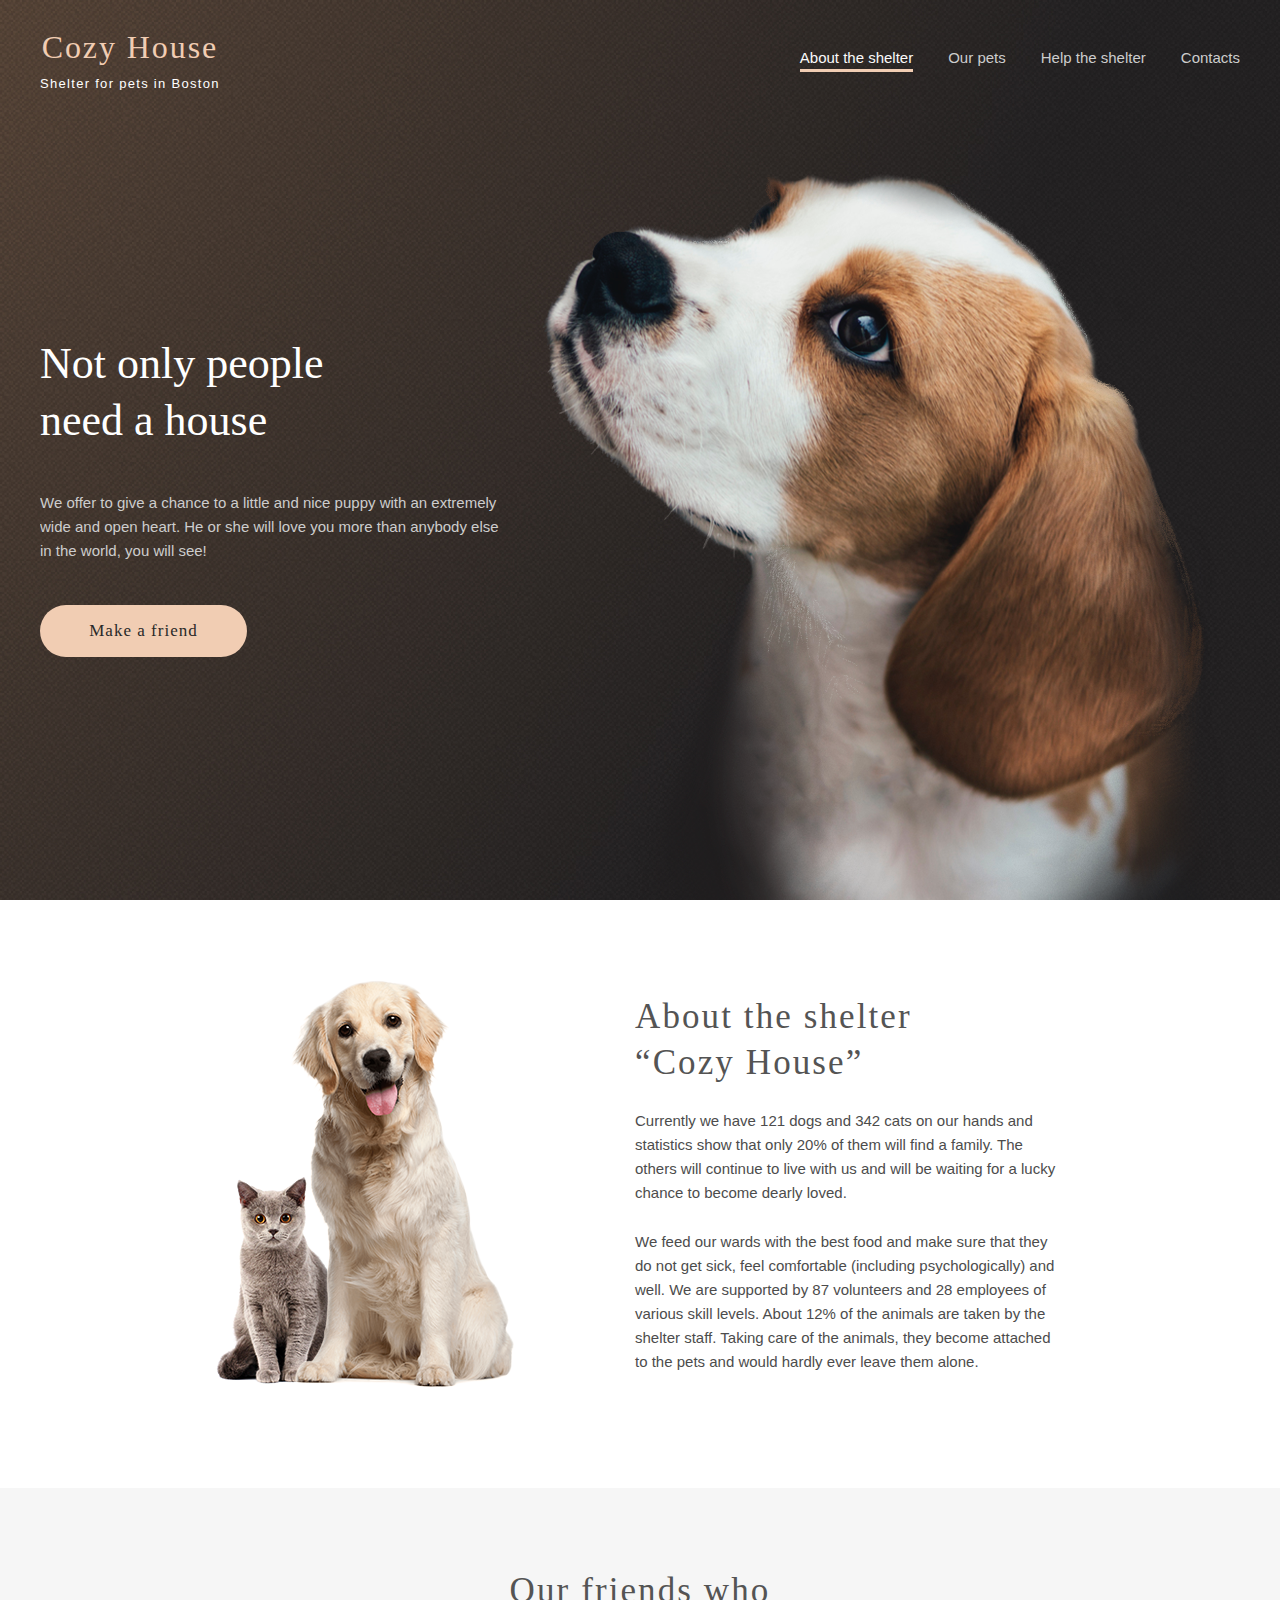
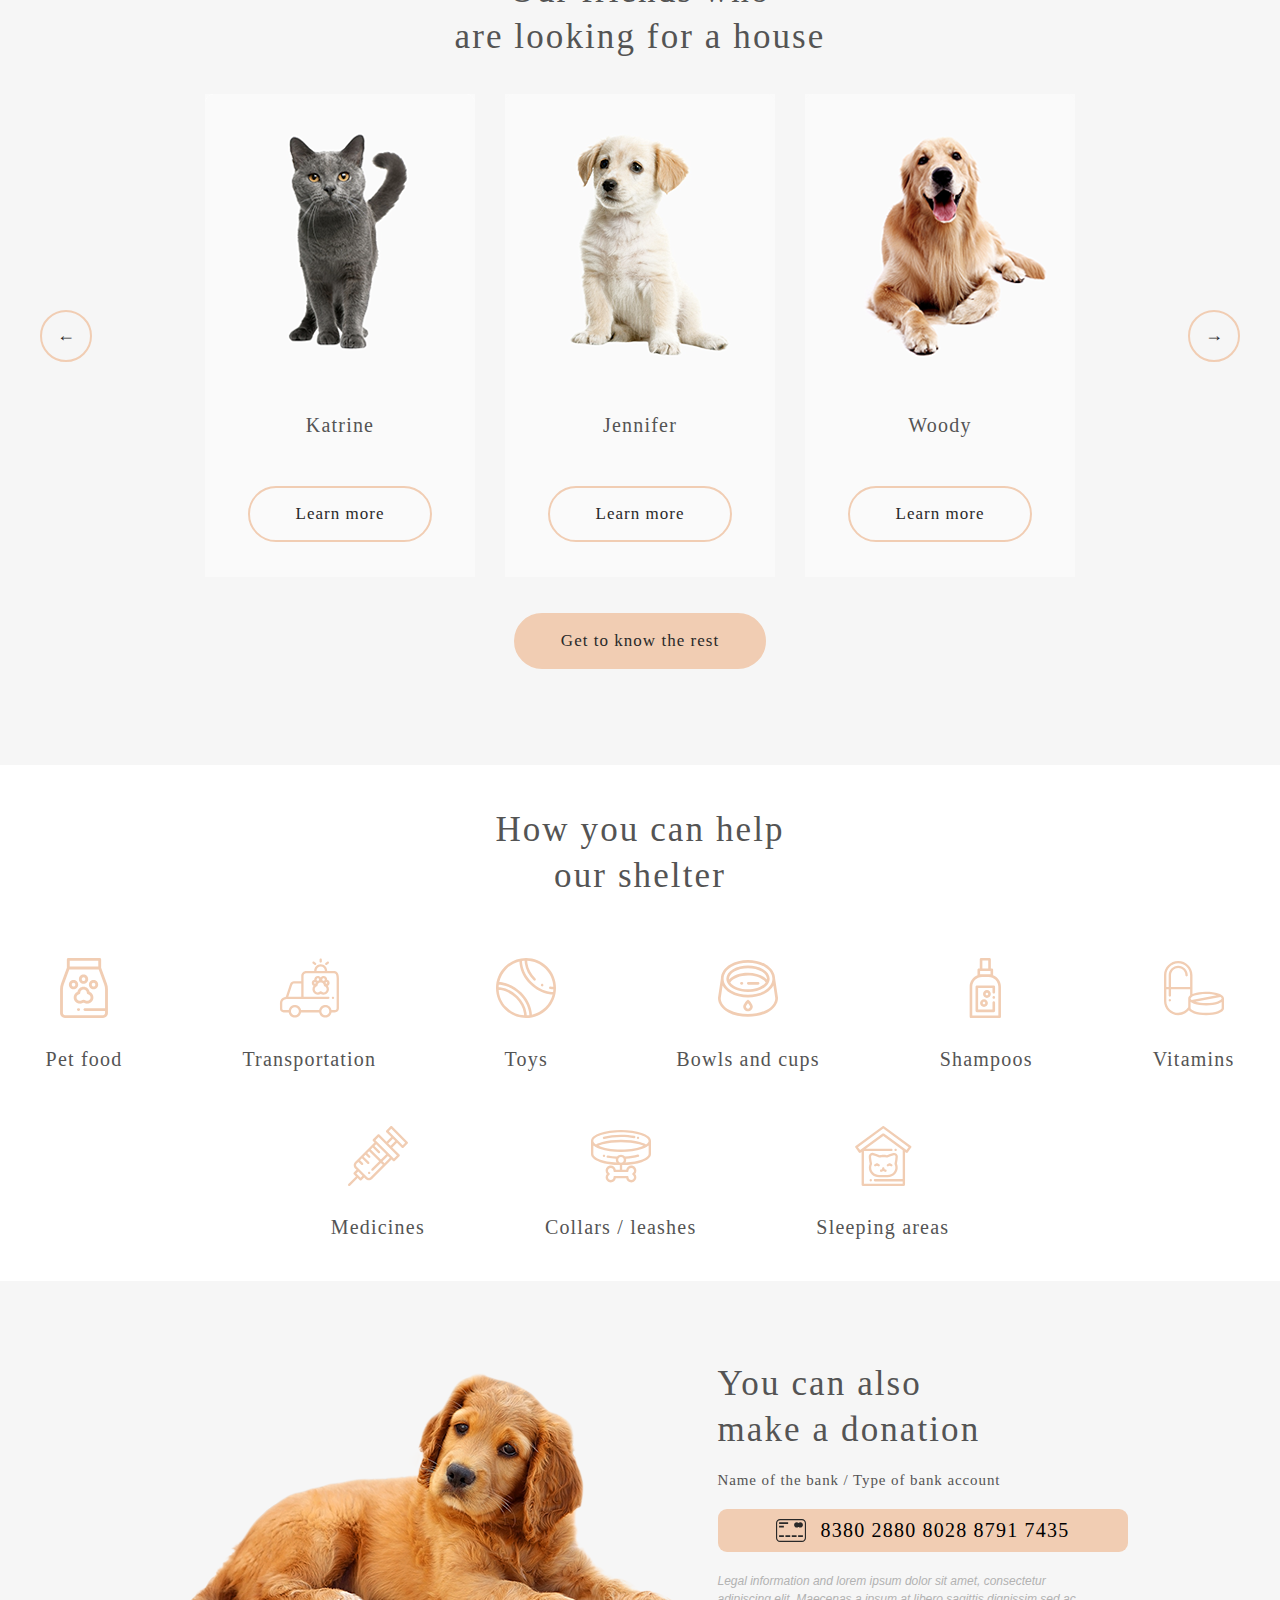
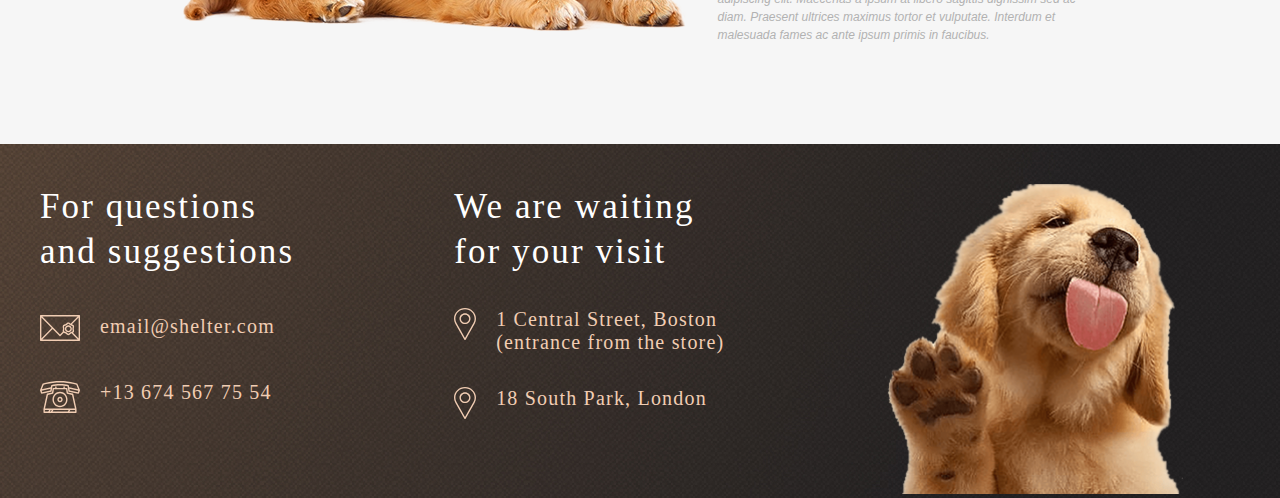
<file: index.html>
<!DOCTYPE html>
<html lang="en">
  <head>
    <meta charset="UTF-8" />
    <meta name="viewport" content="width=device-width, initial-scale=1.0" />
    <link rel="stylesheet" href="style/footer.css" />
    <link rel="stylesheet" href="style/main.css" />
    <link rel="stylesheet" href="style/header.css" />
    <link rel="stylesheet" href="style/style.css" />
    <title>Document</title>
  </head>
  <body>
    <header class="container">
      <div class="logo">
        <h1>Cozy House</h1>
        <p class="logo_subtitle">Shelter for pets in Boston</p>
      </div>

      <nav>
        <ul class="nav">
          <li class="nav-menu_1">About the shelter</li>
          <a href="ourPets.html"><li class="nav-menu">Our pets</li></a>
          <li class="nav-menu">Help the shelter</li>
          <li class="nav-menu">Contacts</li>
        </ul>

        <div class="burger-menu">
          <div class="bar"></div>
          <div class="bar"></div>
          <div class="bar"></div>
        </div>
      </nav>
    </header>

    <div class="section-wrapper">
      <section class="start-screen container">
        <div class="start-screen-content">
          <h2>Not only people need a house</h2>
          <p>
            We offer to give a chance to a little and nice puppy with an
            extremely wide and open heart. He or she will love you more than
            anybody else in the world, you will see!
          </p>
          <button>Make a friend</button>
        </div>
        <img src="assets/start-screen-puppy.png" alt="puppy.png" />
      </section>
    </div>

    <main>
      <div class="about">
        <img src="assets/about-pets.png" alt="about-pets.png" />
        <div class="about-content">
          <h3>About the shelter “Cozy House”</h3>
          <p class="about-content_p1">
            Currently we have 121 dogs and 342 cats on our hands and statistics
            show that only 20% of them will find a family. The others will
            continue to live with us and will be waiting for a lucky chance to
            become dearly loved.
          </p>
          <p class="about-content_p2">
            We feed our wards with the best food and make sure that they do not
            get sick, feel comfortable (including psychologically) and well. We
            are supported by 87 volunteers and 28 employees of various skill
            levels. About 12% of the animals are taken by the shelter staff.
            Taking care of the animals, they become attached to the pets and
            would hardly ever leave them alone.
          </p>
        </div>
      </div>

      <section class="pets">
        <div class="pets-content container">
          <h3>
            Our friends who <br />
            are looking for a house
          </h3>
          <div class="slider">
            <button class="left-arrow">&larr;</button>

            <div class="slider-track">
              <div class="card_1">
                <img src="assets/pets-katrine.png" alt="Katrine.png" />
                <p class="card-text">Katrine</p>
                <button class="card-button">Learn more</button>
              </div>

              <div class="card_2">
                <img src="assets/pets-jennifer.png" alt="Jennifer.png" />
                <p class="card-text">Jennifer</p>
                <button class="card-button">Learn more</button>
              </div>

              <div class="card_3">
                <img src="assets/pets-woody.png" alt="Woody" />
                <p class="card-text">Woody</p>
                <button class="card-button">Learn more</button>
              </div>
            </div>

            <button class="right-arrow">&rarr;</button>

            <div class="buttons_390px">
              <button class="left-arrow_390px">&larr;</button>
              <button class="right-arrow_390px">&rarr;</button>
            </div>
          </div>
          <button class="gettoknow">Get to know the rest</button>
        </div>
      </section>

      <section class="help">
        <div class="help-content container">
          <h3>
            How you can help <br />
            our shelter
          </h3>

          <ul class="help-list">
            <li class="help-item">
              <img src="assets/icons/icon-pet-food.svg" alt="" />
              <p>Pet food</p>
            </li>
            <li class="help-item">
              <img src="assets/icons/icon-transportation.svg" alt="" />
              <p>Transportation</p>
            </li>
            <li class="help-item">
              <img src="assets/icons/icon-toys.svg" alt="" />
              <p>Toys</p>
            </li>
            <li class="help-item">
              <img src="assets/icons/icon-bowls-and-cups.svg" alt="" />
              <p>Bowls and cups</p>
            </li>
            <li class="help-item">
              <img src="assets/icons/icon-shampoos.svg" alt="" />
              <p>Shampoos</p>
            </li>
            <li class="help-item">
              <img src="assets/icons/icon-vitamins.svg" alt="" />
              <p>Vitamins</p>
            </li>
            <li class="help-item">
              <img src="assets/icons/icon-medicines.svg" alt="" />
              <p>Medicines</p>
            </li>
            <li class="help-item">
              <img src="assets/icons/icon-collars-leashes.svg" alt="" />
              <p>Collars / leashes</p>
            </li>
            <li class="help-item">
              <img src="assets/icons/icon-sleeping-area.svg" alt="" />
              <p>Sleeping areas</p>
            </li>
          </ul>
        </div>
      </section>

      <section class="donation">
        <div class="donation-container container">
          <img
            class="donation-dog"
            src="assets/donation-dog.png"
            alt="donation-dog.png"
          />
          <div class="donation-content">
            <h3>You can also <br />make a donation</h3>
            <h5>Name of the bank / Type of bank account</h5>
            <div class="credit-card">
              <img src="assets/icons/credit-card.svg" alt="" />
              <p class="credit-card-number">8380 2880 8028 8791 7435</p>
            </div>
            <p class="legal-information">
              Legal information and lorem ipsum dolor sit amet, consectetur
              adipiscing elit. Maecenas a ipsum at libero sagittis dignissim sed
              ac diam. Praesent ultrices maximus tortor et vulputate. Interdum
              et malesuada fames ac ante ipsum primis in faucibus.
            </p>
          </div>
        </div>
      </section>
    </main>

    <footer>
      <section class="footer container">
        <div class="footer-info">
          <section class="contacts">
            <h3>
              For questions <br />
              and suggestions
            </h3>
            <div class="email">
              <img src="assets/icons/mail.svg" alt="" />
              <p>email@shelter.com</p>
            </div>

            <div class="phone">
              <img src="assets/icons/icon-phone.svg" alt="" />
              <p>+13 674 567 75 54</p>
            </div>
          </section>

          <section class="address">
            <h3>
              We are waiting <br />
              for your visit
            </h3>
            <div class="street_1">
              <img class="pin" src="assets/icons/pin.svg" alt="" />
              <p>
                1 Central Street, Boston <br />
                (entrance from the store)
              </p>
            </div>

            <div class="street_2">
              <img class="pin" src="assets/icons/pin.svg" alt="" />
              <p>18 South Park, London</p>
            </div>
          </section>
        </div>

        <div class="footer-puppy">
          <img src="assets/footer-puppy.png" alt="puppy.png" />
        </div>
      </section>
    </footer>
  </body>
</html>
</file>
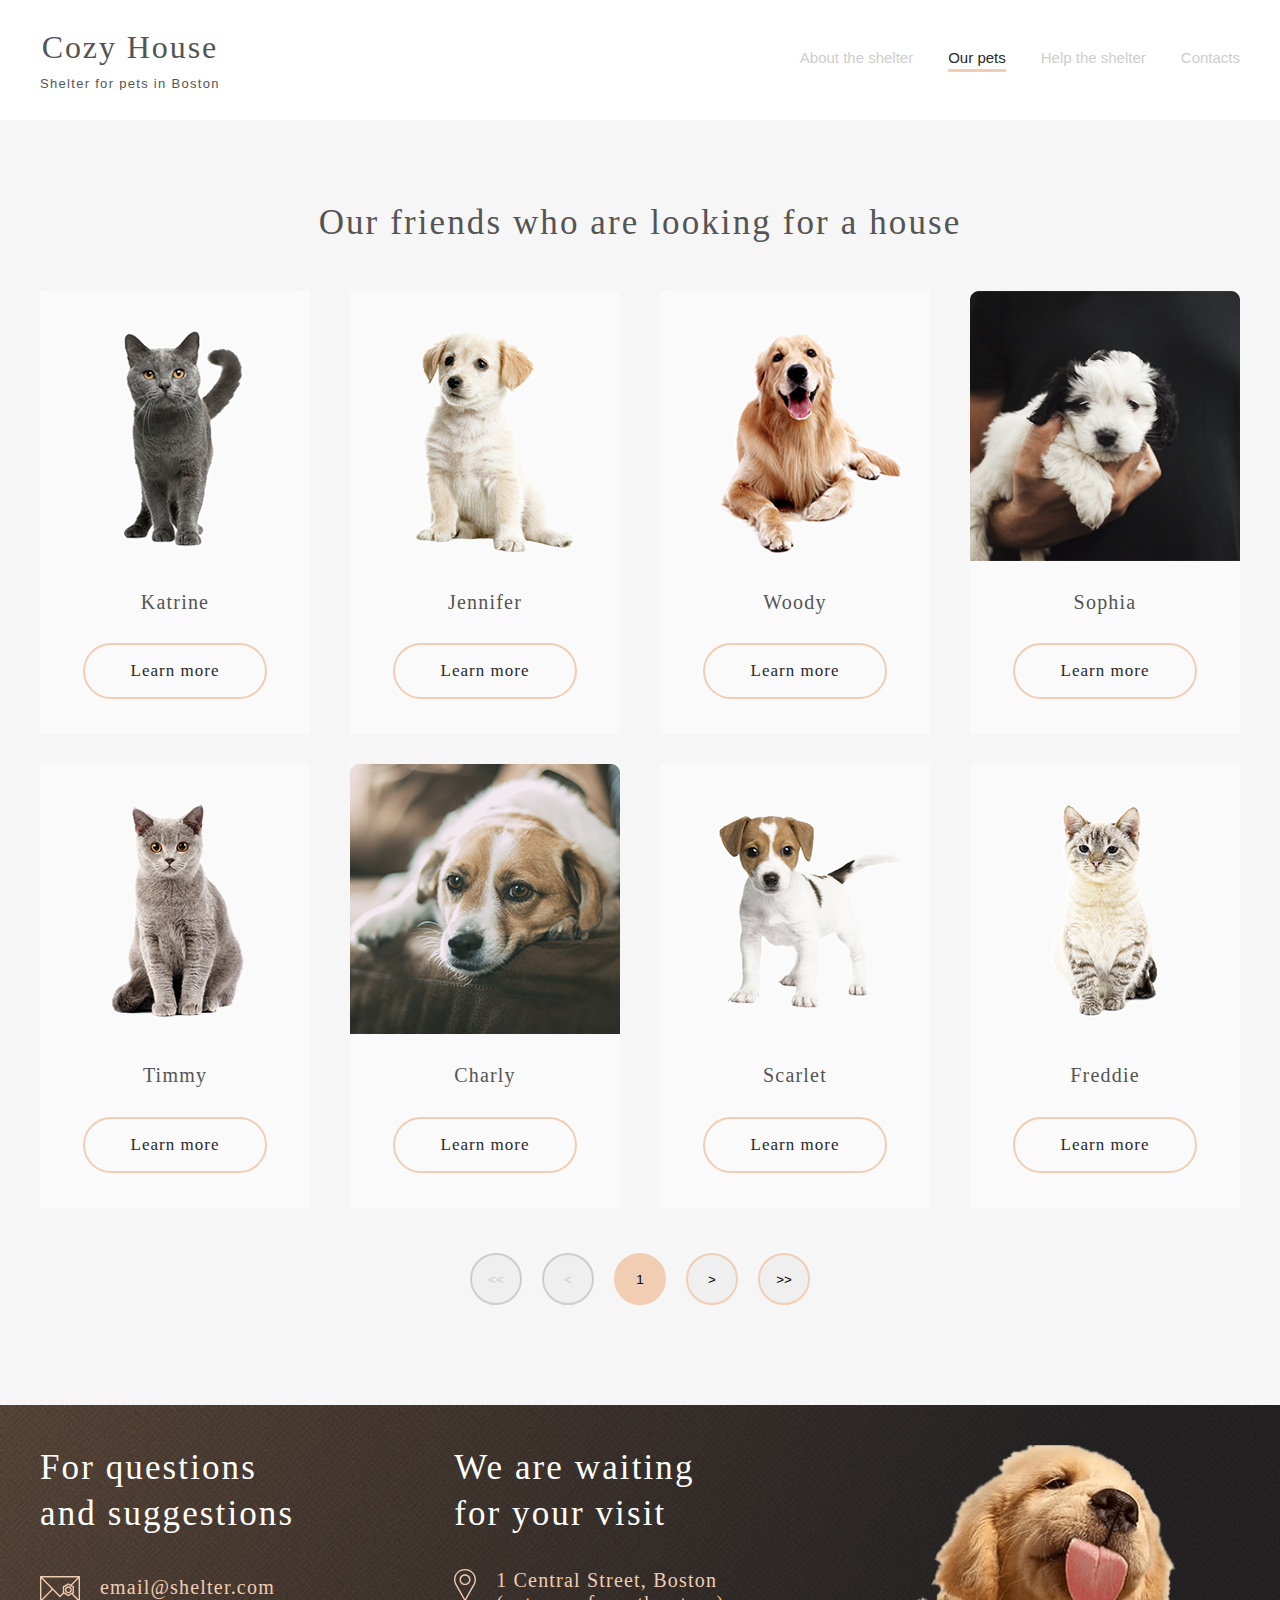
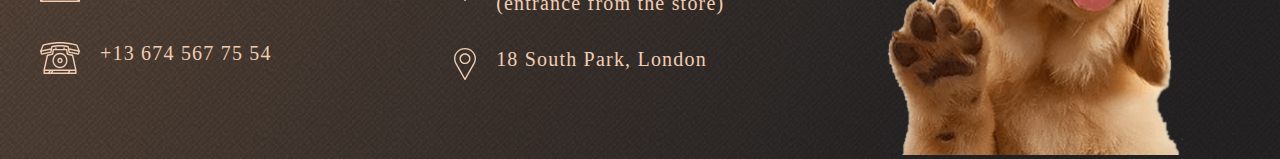
<file: ourPets.html>
<!DOCTYPE html>
<html lang="en">
  <head>
    <meta charset="UTF-8" />
    <meta name="viewport" content="width=device-width, initial-scale=1.0" />
    <link rel="stylesheet" href="style/style.css" />
    <link rel="stylesheet" href="style/footer.css" />
    <link rel="stylesheet" href="style/headerOurPets.css" />
    <link rel="stylesheet" href="style/mainOurPets.css" />
    <title>Document</title>
  </head>
  <body>
    <header class="container">
      <div class="logo">
        <h1>Cozy House</h1>
        <p class="logo_subtitle">Shelter for pets in Boston</p>
      </div>

      <nav>
        <ul class="nav">
          <a href="index.html"><li class="nav-menu">About the shelter</li></a>
          <li class="nav-menu_2">Our pets</li>
          <li class="nav-menu">Help the shelter</li>
          <li class="nav-menu">Contacts</li>
        </ul>

        <div class="burger-menu">
          <div class="bar"></div>
          <div class="bar"></div>
          <div class="bar"></div>
        </div>
      </nav>
    </header>

    <main>
      <div class="pets-content container">
        <h3>Our friends who are looking for a house</h3>
        <section class="cards-container">
          <div class="card_1">
            <img src="assets/pets-katrine.png" alt="Katrine.png" />
            <p class="card-text">Katrine</p>
            <button class="card-button">Learn more</button>
          </div>

          <div class="card_2">
            <img src="assets/pets-jennifer.png" alt="Jennifer.png" />
            <p class="card-text">Jennifer</p>
            <button class="card-button">Learn more</button>
          </div>

          <div class="card_3">
            <img src="assets/pets-woody.png" alt="Woody" />
            <p class="card-text">Woody</p>
            <button class="card-button">Learn more</button>
          </div>

          <div class="card_4">
            <img src="assets/pets-sophia.png" alt="Sophia.png" />
            <p class="card-text">Sophia</p>
            <button class="card-button">Learn more</button>
          </div>

          <div class="card_5">
            <img src="assets/pets-timmy.png" alt="Timmy.png" />
            <p class="card-text">Timmy</p>
            <button class="card-button">Learn more</button>
          </div>

          <div class="card_6">
            <img src="assets/pets-charly.png" alt="Charly.png" />
            <p class="card-text">Charly</p>
            <button class="card-button">Learn more</button>
          </div>

          <div class="card_7">
            <img src="assets/pets-scarlet.png" alt="Scarlet.png" />
            <p class="card-text">Scarlet</p>
            <button class="card-button">Learn more</button>
          </div>

          <div class="card_8">
            <img src="assets/pets-freddie.png" alt="Freddie.png" />
            <p class="card-text">Freddie</p>
            <button class="card-button">Learn more</button>
          </div>
        </section>

        <div class="navigation">
          <button class="paginator_inactive"><<</button>
          <button class="paginator_inactive"><</button>
          <button class="paginator_active">1</button>
          <button class="paginator">></button>
          <button class="paginator">>></button>
        </div>
      </div>
    </main>

    <footer>
      <section class="footer container">
        <div class="footer-info">
          <section class="contacts">
            <h3>
              For questions <br />
              and suggestions
            </h3>
            <div class="email">
              <img src="assets/icons/mail.svg" alt="" />
              <p>email@shelter.com</p>
            </div>

            <div class="phone">
              <img src="assets/icons/icon-phone.svg" alt="" />
              <p>+13 674 567 75 54</p>
            </div>
          </section>

          <section class="address">
            <h3>
              We are waiting <br />
              for your visit
            </h3>
            <div class="street_1">
              <img class="pin" src="assets/icons/pin.svg" alt="" />
              <p>
                1 Central Street, Boston <br />
                (entrance from the store)
              </p>
            </div>

            <div class="street_2">
              <img class="pin" src="assets/icons/pin.svg" alt="" />
              <p>18 South Park, London</p>
            </div>
          </section>
        </div>

        <div class="footer-puppy">
          <img src="assets/footer-puppy.png" alt="puppy.png" />
        </div>
      </section>
    </footer>
  </body>
</html>
</file>
<file: style/footer.css>
footer {
  background-image: url(../assets/start-screen-gradient-background.jpg);
  background-size: cover;
}

.footer {
  display: flex;
  gap: 0 160px;
  padding-top: 40px;

  @media (max-width: 768px) {
    display: block;
  }

  @media (max-width: 390px) {
    display: flex;
    flex-direction: column;
    gap: 40px;
  }
}

.footer-info {
  display: flex;
  justify-content: center;
  gap: 0 160px;

  @media (max-width: 768px) {
    gap: 0 60px;
  }

  @media (max-width: 390px) {
    display: flex;
    flex-direction: column;
    gap: 40px;
  }
}

@media (max-width: 768px) {
  .footer-puppy {
    display: flex;
    justify-content: center;
    padding-top: 65px;
  }
}

footer h3 {
  margin: 0;
  color: rgba(255, 255, 255, 1);
  font: 35px/45.5px Georgia;
  letter-spacing: 0.06em;

  @media (max-width: 390px) {
    font: 25px/32.5px Georgia;
    text-align: center;
  }
}

.contacts,
.address {
  display: flex;
  flex-direction: column;
}

.contacts {
  gap: 40px 0;
}

.address {
  gap: 33px 0;
}

.email,
.phone,
.street_1,
.street_2 {
  font: 20px/23px Georgia;
  letter-spacing: 0.06em;
  color: rgba(241, 205, 179, 1);
  display: flex;
}

.email p,
.phone p,
.street_1 p,
.street_2 p {
  margin: 0;
  margin-left: 20px;
}

.phone p {
  text-decoration: none;
}

.pin {
  width: 22px;
  height: 32px;
}

@media (max-width: 390px) {
  .footer-puppy img {
    width: 260px;
    height: auto;
  }
}
</file>
<file: style/main.css>
main {
  padding: 0;
  margin: 0;
}

.start-screen {
  display: flex;
  justify-content: space-between;
  margin-top: 180px;
}

.start-screen img {
  width: 698px;
  height: 728px;

  @media (max-width: 768px) {
    margin-top: 100px;
    margin-left: auto;
  }
}

.start-screen-content {
  display: flex;
  flex-direction: column;
  gap: 42px 0;
  margin-top: 163px;
}

.start-screen-content h2 {
  margin: 0;
  font: 44px/57.2px Georgia;
  text-align: left;
  width: 310px;
  height: 114px;
  color: rgba(255, 255, 255, 1);
}

.start-screen-content p {
  margin: 0;
  width: 460px;
  height: 72px;
  font: 15px/24px Arial;
  text-align: left;
  color: rgba(205, 205, 205, 1);
}

.start-screen-content button {
  width: 207px;
  height: 52px;
  border-radius: 100px;
  border: 0;
  background: rgba(241, 205, 179, 1);
  color: rgba(41, 41, 41, 1);
  font: 17px/22.1px Georgia;
  letter-spacing: 0.06em;
  transition: all 0.3s;

  @media (max-width: 768px) {
    margin-inline: auto;
  }
}

.start-screen-content button:hover {
  background: rgba(241, 205, 179, 1);
}

.about {
  padding-block: 80px 100px; /* Убрать фиксированную высоту, поменять на паддинги */
  background: rgba(255, 255, 255, 1);
  display: flex;
  justify-content: center;
  align-items: center;
  gap: 120px;

  @media (max-width: 768px) {
    flex-direction: column-reverse;
    gap: 80px;
  }
}

.about img {
  width: 300px;
  height: 408px;

  @media (max-width: 390px) {
    width: 260px;
    height: auto;
  }
}

.about-content {
  display: flex;
  flex-direction: column;
  justify-content: space-between;
  height: 380px;

  @media (max-width: 390px) {
    width: 100%;
    height: 100%;
  }
}

.about-content h3 {
  margin: 0;
  width: 370px;
  height: 90px;
  font: 35px/45.5px Georgia;
  letter-spacing: 0.06em;
  color: rgba(84, 84, 84, 1);

  @media (max-width: 390px) {
    width: 100%;
    height: 100%;
    font: 25px/32.5px Georgia;
    text-align: center;
    padding-bottom: 25px;
  }
}

.about-content p {
  margin: 0;
  width: 430px;
  color: rgba(76, 76, 76, 1);
  font: 15px/24px Arial;

  @media (max-width: 390px) {
    width: calc(100% - 30px);
    height: 100%;
    padding-inline: 15px;
    text-align: justify;
  }
}

.about-content_p1 {
  height: 96px;

  @media (max-width: 390px) {
    padding-bottom: 22px;
  }
}
.about-content_p2 {
  height: 144px;
}

.pets {
  height: 877px;
  background: rgba(246, 246, 246, 1);

  @media (max-width: 390px) {
    height: 100%;
  }
}

.pets-content {
  display: flex;
  flex-direction: column;
  justify-content: center;
  align-items: center;
  margin: 0;
  padding-top: 80px;
  gap: 60px;
}

.pets h3 {
  font: 35px/45.5px Georgia;
  letter-spacing: 0.06em;
  text-align: center;
  width: 400px;
  height: 90px;
  color: rgba(84, 84, 84, 1);
  margin-inline: auto;
  margin-block: 0;

  @media (max-width: 390px) {
    width: 100%;
    height: 100%;
    font: 25px/32.5px Georgia;
    text-align: center;
  }
}

.slider {
  display: flex;
  justify-content: space-between;
  align-items: center;
  height: 435px;
  width: 100%;
  gap: 5px;

  @media (max-width: 390px) {
    height: 100%;
    width: calc(100% - 30px);
    padding-inline: 15px;
  }
}

.slider-track {
  display: flex;
  gap: 30px;
  max-width: 100%;
  overflow: hidden;
}

.card_1,
.card_2,
.card_3 {
  display: flex;
  flex-direction: column;
  justify-content: center;
  align-items: center;
  text-align: center;
  background: rgba(250, 250, 250, 1);
  padding-bottom: 35px;
  gap: 30px 0;
}

@media (max-width: 768px) {
  .card_3 {
    display: none;
  }
}

@media (max-width: 390px) {
  .card_2 {
    display: none;
  }
}

.card-text {
  font: 20px/22.72px Georgia;
  letter-spacing: 0.06em;
  color: rgba(84, 84, 84, 1);
}
.card-button {
  font: 17px/22.1px Georgia;
  letter-spacing: 0.06em;
  color: rgba(41, 41, 41, 1);
  padding: 15px 45px;
  border-radius: 100px;
  border: 2px solid rgba(241, 205, 179, 1);
  background: none;
}

.card-button:hover {
  background: rgba(241, 205, 179, 1);
  transition: 0.3s all;
}

.buttons_390px {
  display: none;
}

.left-arrow,
.right-arrow,
.left-arrow_390px,
.right-arrow_390px {
  font-weight: 700;
  font-size: large;
  width: 52px;
  height: 52px;
  color: rgba(41, 41, 41, 1);
  background: none;
  border-radius: 50%;
  border: 2px solid rgba(241, 205, 179, 1);
  text-align: center;

  @media (max-width: 768px) {
    flex-shrink: 0;
  }
}

.slider button:hover {
  background: rgba(241, 205, 179, 1);
}

.gettoknow {
  background: rgba(241, 205, 179, 1);
  color: rgba(41, 41, 41, 1);
  font: 17px/22.1px Georgia;
  letter-spacing: 0.06em;
  border-radius: 100px;
  border: 2px solid rgba(241, 205, 179, 1);
  padding: 15px 45px;
  transition: 0.3s all;
}

.gettoknow:hover {
  background: none;
}

.help-content {
  padding-block: 42px;
}

.help-content h3 {
  margin: 0;
  color: rgba(84, 84, 84, 1);
  font: 35px/45.5px Georgia;
  letter-spacing: 0.06em;
  text-align: center;
  margin-bottom: 60px;

  @media (max-width: 390px) {
    font: 25px/32.5px Georgia;
    text-align: center;
  }
}

.help-list {
  margin: 0;
  display: flex;
  flex-wrap: wrap;
  justify-content: center;
  padding: 0;
  list-style-type: none;
  gap: 55px 120px;

  @media (max-width: 768px) {
    gap: 55px 60px;
  }
}

@media (max-width: 390px) {
  .help-list {
    gap: 30px 0;
    justify-content: space-between;
  }
}

.help-item {
  display: flex;
  flex-direction: column;
  align-items: center;

  @media (max-width: 768px) {
    width: 170px;
  }
}

@media (max-width: 390px) {
  .help-item {
    width: 130px;
    gap: 20px 0;
  }
}

.help-item img {
  width: 60px;
  height: 60px;
}

.help-item p {
  margin: 30px 0 0;
  font: 20px/23px Georgia;
  letter-spacing: 0.06em;
  color: rgba(84, 84, 84, 1);

  @media (max-width: 390px) {
    margin: 0;
    font: 15px/16.5px Georgia;
  }
}

.donation {
  background: rgba(246, 246, 246, 1);
}

.donation-container {
  display: flex;
  justify-content: center;
  align-items: center;
  gap: 30px;
  padding-block: 80px 100px;
  margin-inline: auto;

  @media (max-width: 768px) {
    flex-direction: column-reverse;
    padding-inline: 132px;
  }

  @media (max-width: 390px) {
    padding-block: 42px;
    gap: 42px;
  }
}

.donation-dog {
  width: 505px;
  height: 261px;

  @media (max-width: 390px) {
    width: 260px;
    height: auto;
  }
}

.donation-content {
  width: 380px;
  display: flex;
  flex-direction: column;
  gap: 20px;

  @media (max-width: 768px) {
    margin-bottom: 60px;
    gap: 20px 0;
    margin-inline: auto;
  }

  @media (max-width: 390px) {
    width: 100%;
    margin-bottom: 0;
  }
}

.donation-content h3 {
  color: rgba(84, 84, 84, 1);
  font: 35px/45.5px Georgia;
  letter-spacing: 0.06em;
  margin: 0;

  @media (max-width: 390px) {
    font: 25px/32.5px Georgia;
    text-align: center;
  }
}

.donation-content h5 {
  margin: 0;
  color: rgba(84, 84, 84, 1);
  font: 15px/16.5px Georgia;
  letter-spacing: 0.06em;

  @media (max-width: 390px) {
    font: 15px/24px Georgia;
    letter-spacing: 0;
  }
}

.credit-card {
  background: rgba(241, 205, 179, 1);
  border-radius: 9px;
  width: 100%;
  display: flex;
  justify-content: center;
  align-items: center;
  padding: 10px 15px;

  @media (max-width: 390px) {
    padding-block: 10px;
    padding-inline: 0;
  }
}

.credit-card-number {
  margin: 0;
  margin-left: 15px;
  font: 20px/23px Georgia;
  letter-spacing: 0.06em;
  text-decoration: none;

  @media (max-width: 390px) {
    font: 15px/16.5px Georgia;
  }
}

.legal-information {
  color: rgba(178, 178, 178, 1);
  font: italic 12px/18px Arial;
  margin: 0;

  @media (max-width: 390px) {
    font: italic 12px/18px Arial;
    letter-spacing: 0;
    text-align: justify;
  }
}

@media (max-width: 768px) {
  .start-screen {
    flex-direction: column;
    margin-top: 150px;
  }

  .start-screen-content {
    margin-inline: auto;
  }

  .start-screen img {
    width: 569px;
    height: 593px;
  }
}

@media (max-width: 390px) {
  .start-screen img {
    width: 260px;
    height: auto;
  }

  .start-screen-content {
    margin-top: 0;
  }

  .start-screen-content h2 {
    font: 25px/32.5px Georgia;
    text-align: center;
    width: 100%;
    height: 100%;
    text-wrap: balance;
  }

  .start-screen-content p {
    text-align: center;
    text-wrap: balance;
    width: 100%;
    height: 100%;
  }

  .about {
    padding-block: 42px 42.4px;
    width: calc(100% - 20px);
    padding-inline: 10px;
    gap: 42px;
  }

  .pets-content {
    padding-block: 42px;
    gap: 42px;
  }

  .pets-content.container {
    width: calc(100% - 20px) !important;
    padding-inline: 10px !important;
  }

  .slider {
    flex-direction: column;
    gap: 20px;
  }

  .left-arrow,
  .right-arrow {
    display: none;
  }

  .buttons_390px {
    display: flex;
    gap: 0 80px;
  }

  .help-content.container {
    width: calc(100% - 30px) !important;
    padding-inline: 15px !important;
  }

  .donation-container.container {
    width: calc(100% - 20px) !important;
    padding-inline: 10px !important;
  }
}
</file>
<file: style/header.css>
header {
  position: absolute;
  top: 0;
  left: 50%;
  transform: translateX(-50%);
  height: 60px;
  display: flex;
  justify-content: space-between;
  align-items: center;
  margin: 30px 40px;
  margin-bottom: 0;
}

.logo {
  display: flex;
  flex-direction: column;
  text-wrap: nowrap;
}

h1 {
  margin: 0;
  padding-bottom: 10px;
  text-align: center;
  font: 32px Georgia;
  letter-spacing: 0.06em;
  color: rgba(241, 205, 179, 1);
}

.logo_subtitle {
  margin: 0;
  text-align: center;
  font: 13px Arial;
  letter-spacing: 0.1em;
  color: rgba(255, 255, 255, 1);
}

.burger-menu {
  display: none;
  flex-direction: column;
  cursor: pointer;
  gap: 10px;
}

.burger-menu .bar {
  width: 30px;
  height: 2px;
  background: rgba(241, 205, 179, 1);
}

.nav {
  display: flex;
  margin: 0;
}

.nav li {
  text-wrap: nowrap;
}

.nav-menu_1 {
  list-style-type: none;
  margin-left: 35px;
  font: 15px Arial;
  color: rgba(250, 250, 250, 1);
  border-bottom: 3px solid rgba(241, 205, 179, 1);
  padding-bottom: 3px;
}

.nav a {
  text-decoration: none;
}

.nav-menu {
  list-style-type: none;
  margin-left: 35px;
  font: 15px Arial;
  color: rgba(205, 205, 205, 1);
  border-bottom: 3px solid transparent;
  transition: all 0.3s;
  padding-bottom: 3px;
}

.nav-menu:hover {
  border-bottom: 3px solid rgba(241, 205, 179, 1);
  color: rgba(250, 250, 250, 1);
}

@media (max-width: 390px) {
  .burger-menu {
    display: flex;
  }

  .nav {
    display: none;
  }
}
</file>
<file: style/style.css>
body {
  margin: 0;
  box-sizing: border-box;
}

.container {
  width: 100%;
  max-width: 1200px;
  margin-inline: auto;
  overflow: hidden;
}

.section-wrapper {
  display: flex;
  justify-content: center;
  align-items: flex-end;
  background-image: url(../assets/start-screen-gradient-background.jpg);
  background-size: cover;
  height: 100vh;

  @media (max-width: 768px) {
    max-height: 1165px;
    height: 100%;
  }
}

@media (max-width: 768px) {
  .container {
    width: calc(100% - 60px);
    padding-inline: 30px;
  }
}

@media (max-width: 390px) {
  .container {
    width: calc(100% - 40px);
    padding-inline: 20px;
  }
}
</file>
<file: style/headerOurPets.css>
header {
  position: absolute;
  top: 0;
  left: 50%;
  transform: translateX(-50%);
  height: 60px;
  display: flex;
  justify-content: space-between;
  align-items: center;
  margin: 30px 40px;
  margin-bottom: 0;
}

.logo {
  display: flex;
  flex-direction: column;
  text-wrap: nowrap;
}

h1 {
  margin: 0;
  padding-bottom: 10px;
  text-align: center;
  font: 32px Georgia;
  letter-spacing: 0.06em;
  color: rgba(84, 84, 84, 1);
}

.logo_subtitle {
  margin: 0;
  text-align: center;
  font: 13px Arial;
  letter-spacing: 0.1em;
  color: rgba(84, 84, 84, 1);
}

.burger-menu {
  display: none;
  flex-direction: column;
  cursor: pointer;
  gap: 10px;
}

.burger-menu .bar {
  width: 30px;
  height: 2px;
  background: rgba(0, 0, 0, 1);
}

.nav {
  display: flex;
  margin: 0;
  text-wrap: nowrap;
}

.nav-menu_2 {
  list-style-type: none;
  margin-left: 35px;
  font: 15px Arial;
  color: rgba(41, 41, 41, 1);
  border-bottom: 3px solid rgba(241, 205, 179, 1);
  padding-bottom: 3px;
}

.nav a {
  text-decoration: none;
}

.nav-menu {
  list-style-type: none;
  margin-left: 35px;
  font: 15px Arial;
  color: rgba(205, 205, 205, 1);
  border-bottom: 3px solid transparent;
  transition: all 0.3s;
  padding-bottom: 3px;
}

.nav-menu:hover {
  border-bottom: 3px solid rgba(241, 205, 179, 1);
  color: rgba(41, 41, 41, 1);
}

@media (max-width: 390px) {
  .burger-menu {
    display: flex;
  }

  .nav {
    display: none;
  }
}
</file>
<file: style/mainOurPets.css>
main {
  background: rgba(246, 246, 246, 1);
  margin-top: 120px;
}

.pets-content {
  padding-top: 80px;
  display: flex;
  flex-direction: column;
  justify-content: space-between;
}

@media (max-width: 390px) {
  .pets-content.container {
    width: calc(100% - 20px);
    padding-inline: 10px;
  }
}

.pets-content h3 {
  margin: 0;
  padding-bottom: 45px;
  font: 35px/45.5px Georgia;
  letter-spacing: 0.06em;
  text-align: center;
  color: rgba(84, 84, 84, 1);
  width: 100%;
  margin-inline: auto;

  @media (max-width: 320px) {
    font: 25px/32.5px Georgia;
    padding-bottom: 42px;
  }
}

.cards-container {
  display: flex;
  flex-wrap: wrap;
  gap: 30px 40px;

  @media (max-width: 768px) {
    justify-content: center;
  }
}

.card_1,
.card_2,
.card_3,
.card_4,
.card_5,
.card_6,
.card_7,
.card_8 {
  display: flex;
  flex-direction: column;
  justify-content: center;
  align-items: center;
  text-align: center;
  background: rgba(250, 250, 250, 1);
  padding-bottom: 35px;
  gap: 30px 0;
}

.card_1 p,
.card_2 p,
.card_3 p,
.card_4 p,
.card_5 p,
.card_6 p,
.card_7 p,
.card_8 p {
  margin: 0;
}

.card-text {
  font: 20px/22.72px Georgia;
  letter-spacing: 0.06em;
  color: rgba(84, 84, 84, 1);
}

.card-button {
  font: 17px/22.1px Georgia;
  letter-spacing: 0.06em;
  color: rgba(41, 41, 41, 1);
  padding: 15px 45px;
  border-radius: 100px;
  border: 2px solid rgba(241, 205, 179, 1);
  background: none;
}

.card-button:hover {
  background: rgba(241, 205, 179, 1);
  transition: 0.3s all;
}

.navigation {
  display: flex;
  margin-inline: auto;
  gap: 20px;
  padding-bottom: 100px;
  padding-top: 45px;

  @media (max-width: 320px) {
    gap: 10px;
  }
}

.navigation button {
  width: 52px;
  height: 52px;
  text-align: center;
  border-radius: 100px;
}

.paginator_inactive {
  border: 2px solid rgba(205, 205, 205, 1);
  color: rgba(205, 205, 205, 1);
}

.paginator_active {
  background: rgba(241, 205, 179, 1);
  border: 2px solid rgba(241, 205, 179, 1);
  color: black;
  transition: all 0.3s;
}

.paginator_active:hover {
  background: rgba(255, 255, 255, 1);
}

.paginator {
  border: 2px solid rgba(241, 205, 179, 1);
  color: black;
  transition: all 0.3s;
}

.paginator:hover {
  background: 0;
}
</file>
